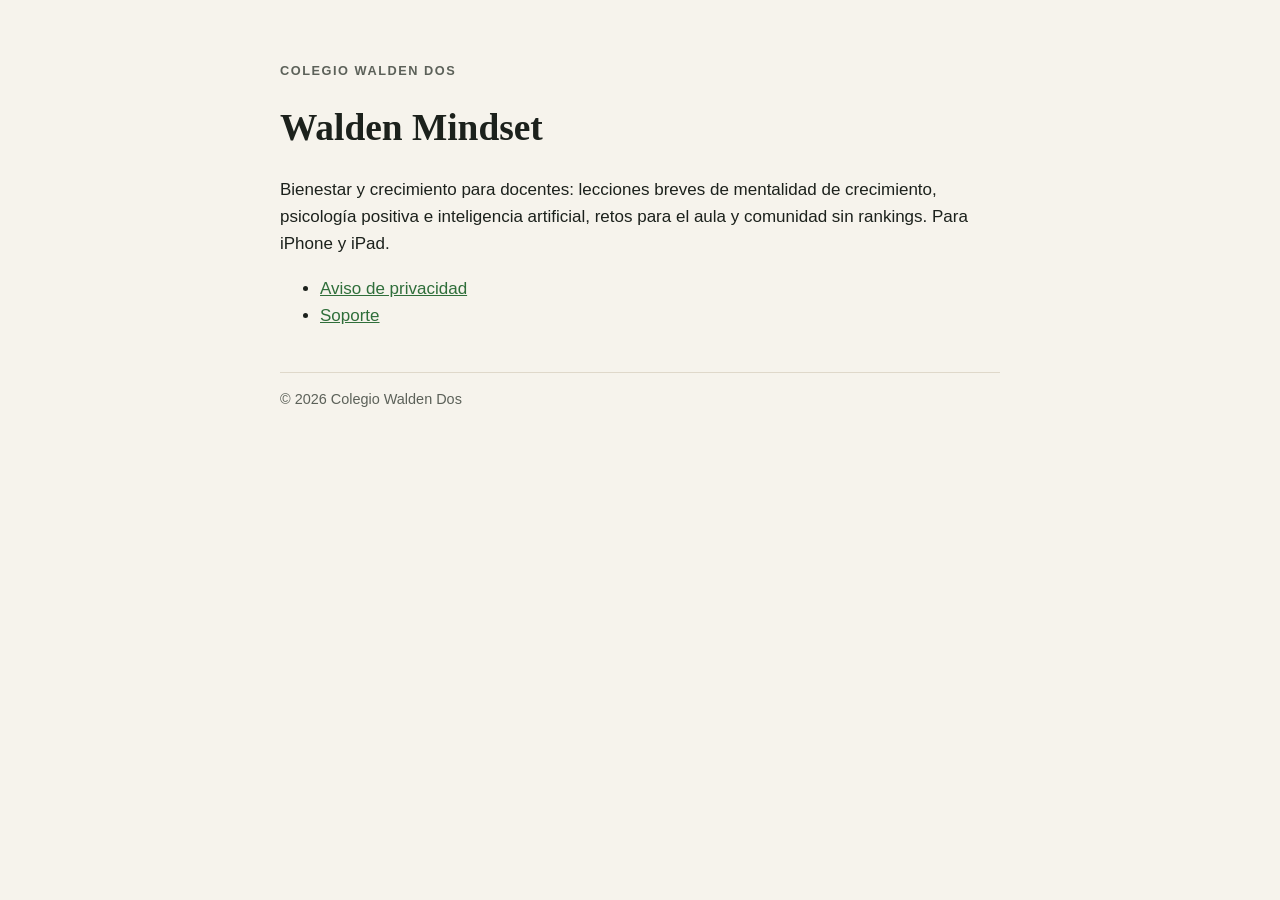
<file: index.html>
<!doctype html><html lang="es-MX"><head><meta charset="utf-8"><meta name="viewport" content="width=device-width,initial-scale=1"><title>Walden Mindset</title><link rel="stylesheet" href="style.css"></head><body><main>
<p class="eyebrow">Colegio Walden Dos</p><h1>Walden Mindset</h1>
<p>Bienestar y crecimiento para docentes: lecciones breves de mentalidad de crecimiento, psicología positiva e inteligencia artificial, retos para el aula y comunidad sin rankings. Para iPhone y iPad.</p>
<ul><li><a href="privacidad.html">Aviso de privacidad</a></li><li><a href="soporte.html">Soporte</a></li></ul>
<footer>© 2026 Colegio Walden Dos</footer></main></body></html>
</file>
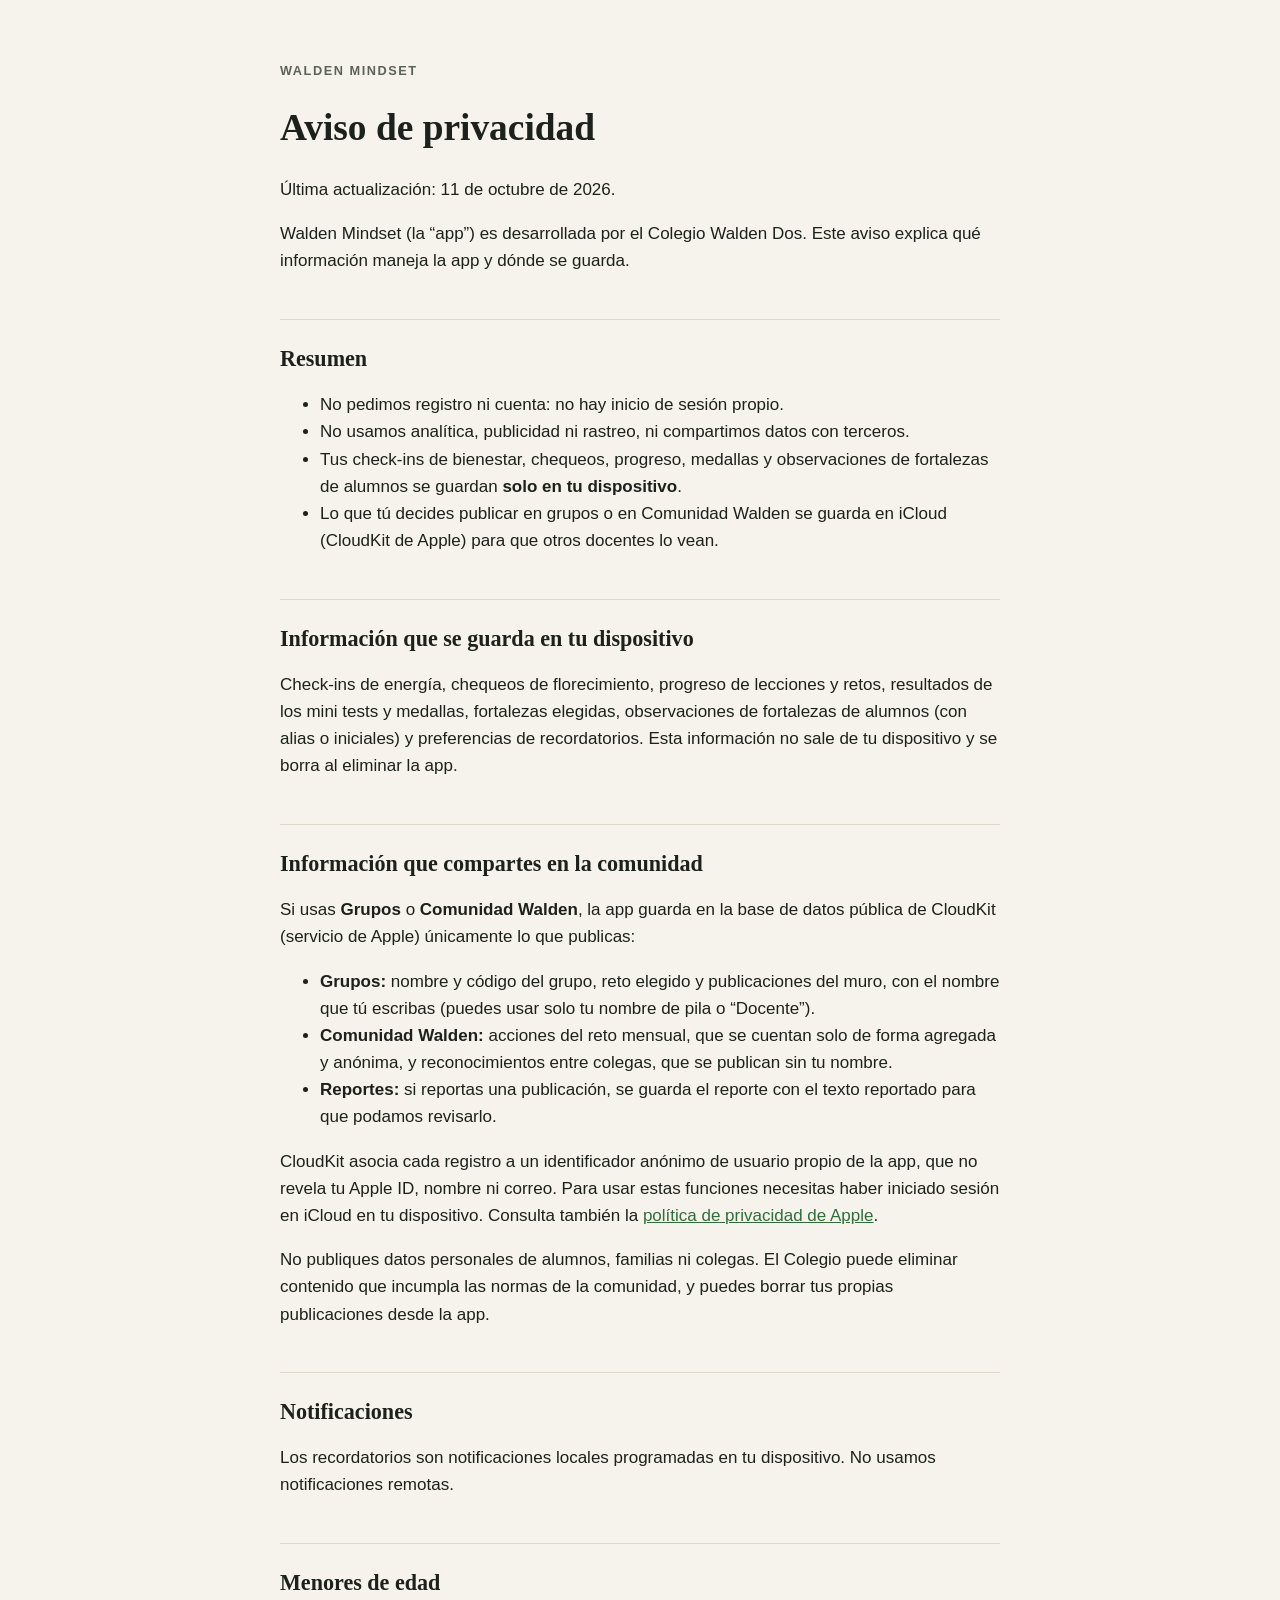
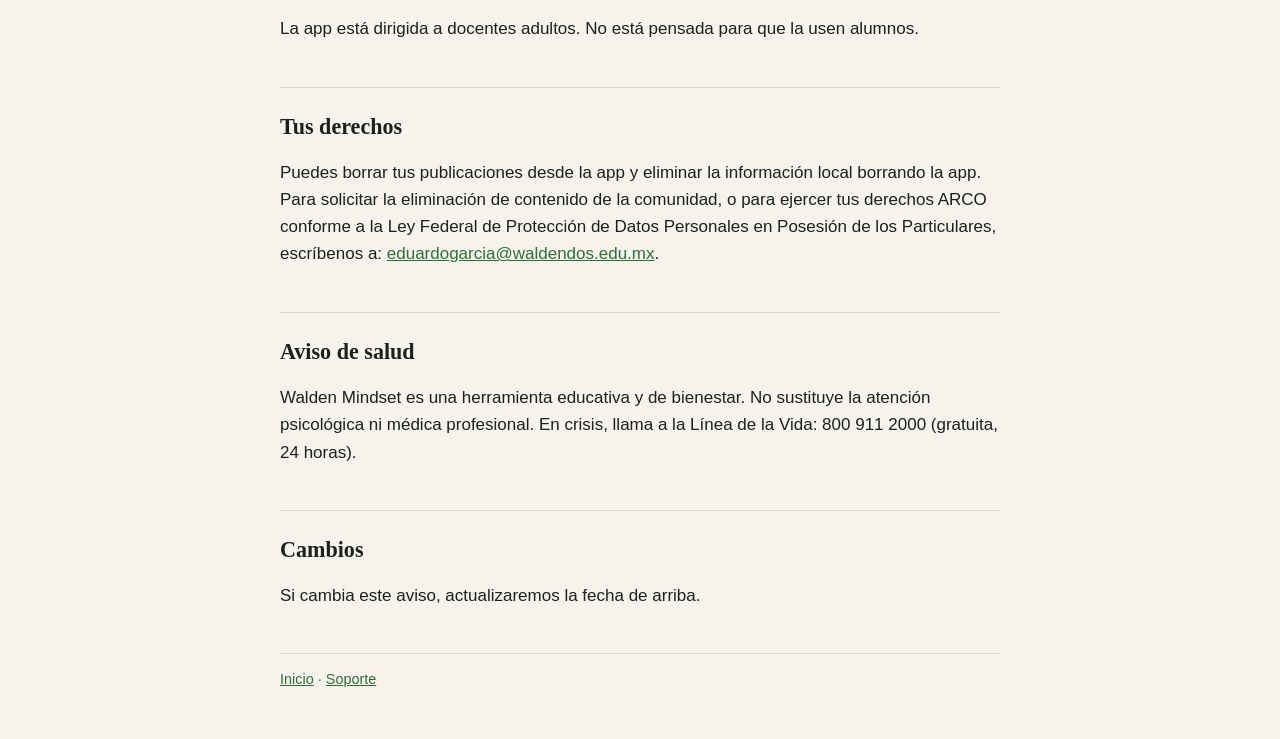
<file: privacidad.html>
<!doctype html><html lang="es-MX"><head><meta charset="utf-8"><meta name="viewport" content="width=device-width,initial-scale=1"><title>Aviso de privacidad · Walden Mindset</title><link rel="stylesheet" href="style.css"></head><body><main>
<p class="eyebrow">Walden Mindset</p><h1>Aviso de privacidad</h1>
<p>Última actualización: 11 de octubre de 2026.</p>
<p>Walden Mindset (la “app”) es desarrollada por el Colegio Walden Dos. Este aviso explica qué información maneja la app y dónde se guarda.</p>
<h2>Resumen</h2>
<ul>
<li>No pedimos registro ni cuenta: no hay inicio de sesión propio.</li>
<li>No usamos analítica, publicidad ni rastreo, ni compartimos datos con terceros.</li>
<li>Tus check-ins de bienestar, chequeos, progreso, medallas y observaciones de fortalezas de alumnos se guardan <strong>solo en tu dispositivo</strong>.</li>
<li>Lo que tú decides publicar en grupos o en Comunidad Walden se guarda en iCloud (CloudKit de Apple) para que otros docentes lo vean.</li>
</ul>
<h2>Información que se guarda en tu dispositivo</h2>
<p>Check-ins de energía, chequeos de florecimiento, progreso de lecciones y retos, resultados de los mini tests y medallas, fortalezas elegidas, observaciones de fortalezas de alumnos (con alias o iniciales) y preferencias de recordatorios. Esta información no sale de tu dispositivo y se borra al eliminar la app.</p>
<h2>Información que compartes en la comunidad</h2>
<p>Si usas <strong>Grupos</strong> o <strong>Comunidad Walden</strong>, la app guarda en la base de datos pública de CloudKit (servicio de Apple) únicamente lo que publicas:</p>
<ul>
<li><strong>Grupos:</strong> nombre y código del grupo, reto elegido y publicaciones del muro, con el nombre que tú escribas (puedes usar solo tu nombre de pila o “Docente”).</li>
<li><strong>Comunidad Walden:</strong> acciones del reto mensual, que se cuentan solo de forma agregada y anónima, y reconocimientos entre colegas, que se publican sin tu nombre.</li>
<li><strong>Reportes:</strong> si reportas una publicación, se guarda el reporte con el texto reportado para que podamos revisarlo.</li>
</ul>
<p>CloudKit asocia cada registro a un identificador anónimo de usuario propio de la app, que no revela tu Apple ID, nombre ni correo. Para usar estas funciones necesitas haber iniciado sesión en iCloud en tu dispositivo. Consulta también la <a href="https://www.apple.com/legal/privacy/">política de privacidad de Apple</a>.</p>
<p>No publiques datos personales de alumnos, familias ni colegas. El Colegio puede eliminar contenido que incumpla las normas de la comunidad, y puedes borrar tus propias publicaciones desde la app.</p>
<h2>Notificaciones</h2>
<p>Los recordatorios son notificaciones locales programadas en tu dispositivo. No usamos notificaciones remotas.</p>
<h2>Menores de edad</h2>
<p>La app está dirigida a docentes adultos. No está pensada para que la usen alumnos.</p>
<h2>Tus derechos</h2>
<p>Puedes borrar tus publicaciones desde la app y eliminar la información local borrando la app. Para solicitar la eliminación de contenido de la comunidad, o para ejercer tus derechos ARCO conforme a la Ley Federal de Protección de Datos Personales en Posesión de los Particulares, escríbenos a: <a href="mailto:eduardogarcia@waldendos.edu.mx">eduardogarcia@waldendos.edu.mx</a>.</p>
<h2>Aviso de salud</h2>
<p>Walden Mindset es una herramienta educativa y de bienestar. No sustituye la atención psicológica ni médica profesional. En crisis, llama a la Línea de la Vida: 800 911 2000 (gratuita, 24 horas).</p>
<h2>Cambios</h2>
<p>Si cambia este aviso, actualizaremos la fecha de arriba.</p>
<footer><a href="index.html">Inicio</a> · <a href="soporte.html">Soporte</a></footer></main></body></html>
</file>
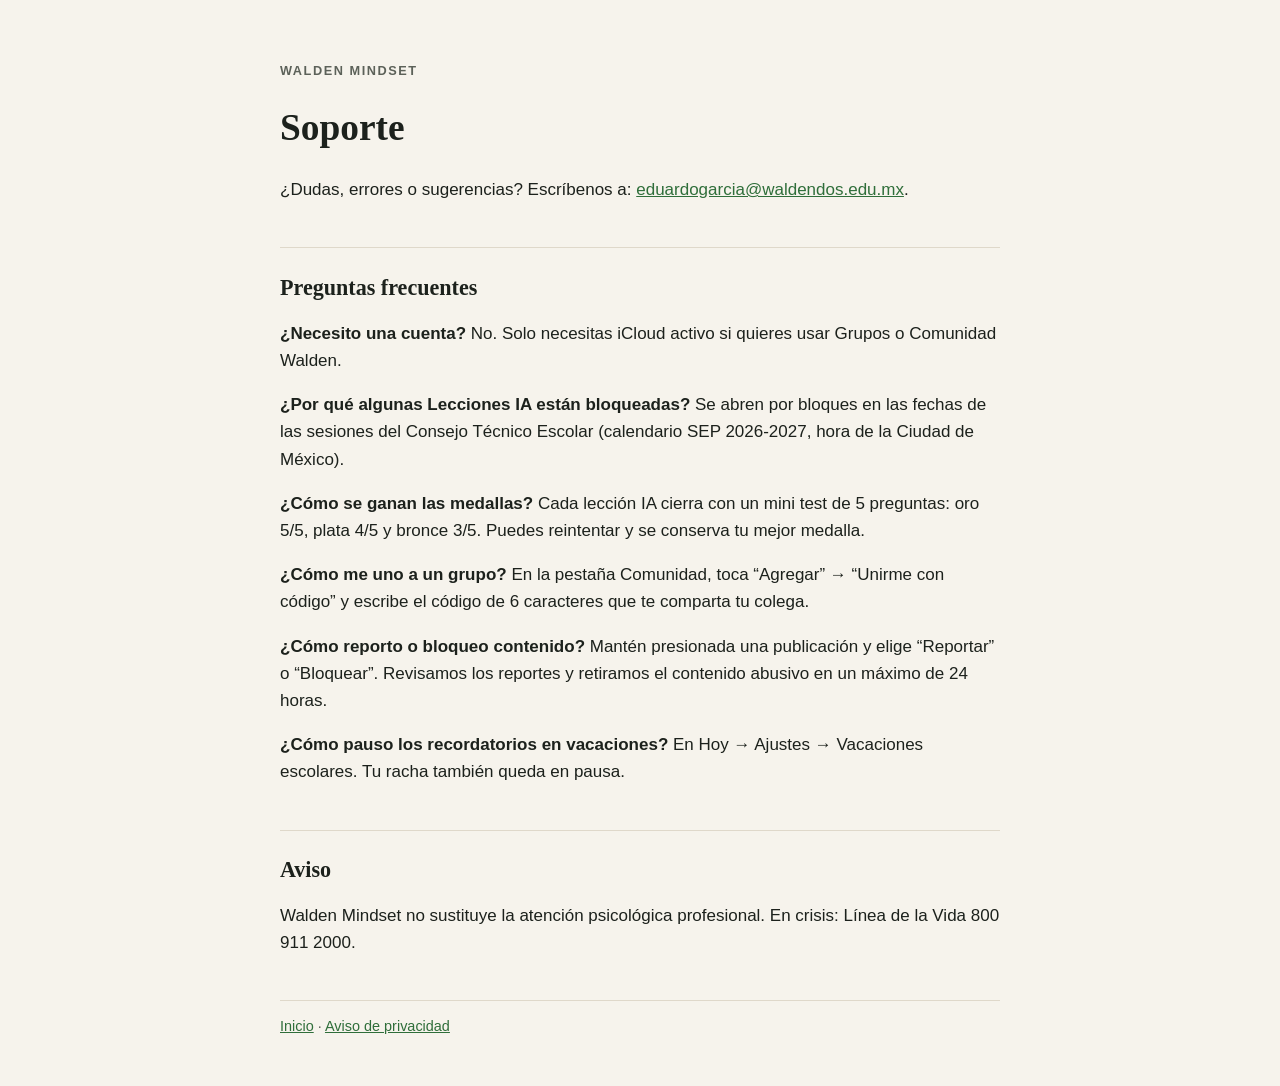
<file: soporte.html>
<!doctype html><html lang="es-MX"><head><meta charset="utf-8"><meta name="viewport" content="width=device-width,initial-scale=1"><title>Soporte · Walden Mindset</title><link rel="stylesheet" href="style.css"></head><body><main>
<p class="eyebrow">Walden Mindset</p><h1>Soporte</h1>
<p>¿Dudas, errores o sugerencias? Escríbenos a: <a href="mailto:eduardogarcia@waldendos.edu.mx">eduardogarcia@waldendos.edu.mx</a>.</p>
<h2>Preguntas frecuentes</h2>
<p><strong>¿Necesito una cuenta?</strong> No. Solo necesitas iCloud activo si quieres usar Grupos o Comunidad Walden.</p>
<p><strong>¿Por qué algunas Lecciones IA están bloqueadas?</strong> Se abren por bloques en las fechas de las sesiones del Consejo Técnico Escolar (calendario SEP 2026-2027, hora de la Ciudad de México).</p>
<p><strong>¿Cómo se ganan las medallas?</strong> Cada lección IA cierra con un mini test de 5 preguntas: oro 5/5, plata 4/5 y bronce 3/5. Puedes reintentar y se conserva tu mejor medalla.</p>
<p><strong>¿Cómo me uno a un grupo?</strong> En la pestaña Comunidad, toca “Agregar” → “Unirme con código” y escribe el código de 6 caracteres que te comparta tu colega.</p>
<p><strong>¿Cómo reporto o bloqueo contenido?</strong> Mantén presionada una publicación y elige “Reportar” o “Bloquear”. Revisamos los reportes y retiramos el contenido abusivo en un máximo de 24 horas.</p>
<p><strong>¿Cómo pauso los recordatorios en vacaciones?</strong> En Hoy → Ajustes → Vacaciones escolares. Tu racha también queda en pausa.</p>
<h2>Aviso</h2>
<p>Walden Mindset no sustituye la atención psicológica profesional. En crisis: Línea de la Vida 800 911 2000.</p>
<footer><a href="index.html">Inicio</a> · <a href="privacidad.html">Aviso de privacidad</a></footer></main></body></html>
</file>
<file: style.css>
:root{--paper:#F6F3EC;--ink:#1C211C;--sec:#5C6159;--hair:#DFD8CA;--green:#2F6E3A}
@media (prefers-color-scheme:dark){:root{--paper:#111310;--ink:#ECE8DF;--sec:#A4A79F;--hair:#30342E;--green:#8CCB96}}
body{background:var(--paper);color:var(--ink);font:17px/1.6 -apple-system,BlinkMacSystemFont,"Segoe UI",sans-serif;margin:0}
main{max-width:720px;margin:0 auto;padding:48px 24px}
h1,h2{font-family:"New York",ui-serif,Georgia,serif;font-weight:600;line-height:1.2}
h1{font-size:2.2em}h2{font-size:1.3em;margin-top:2em;border-top:1px solid var(--hair);padding-top:1.2em}
a{color:var(--green)}.eyebrow{text-transform:uppercase;letter-spacing:.12em;font-size:.75em;color:var(--sec);font-weight:600}
.todo{background:#fff3cd;color:#5c4400;padding:2px 6px;border-radius:4px}
footer{color:var(--sec);font-size:.85em;margin-top:3em;border-top:1px solid var(--hair);padding-top:1em}
</file>
